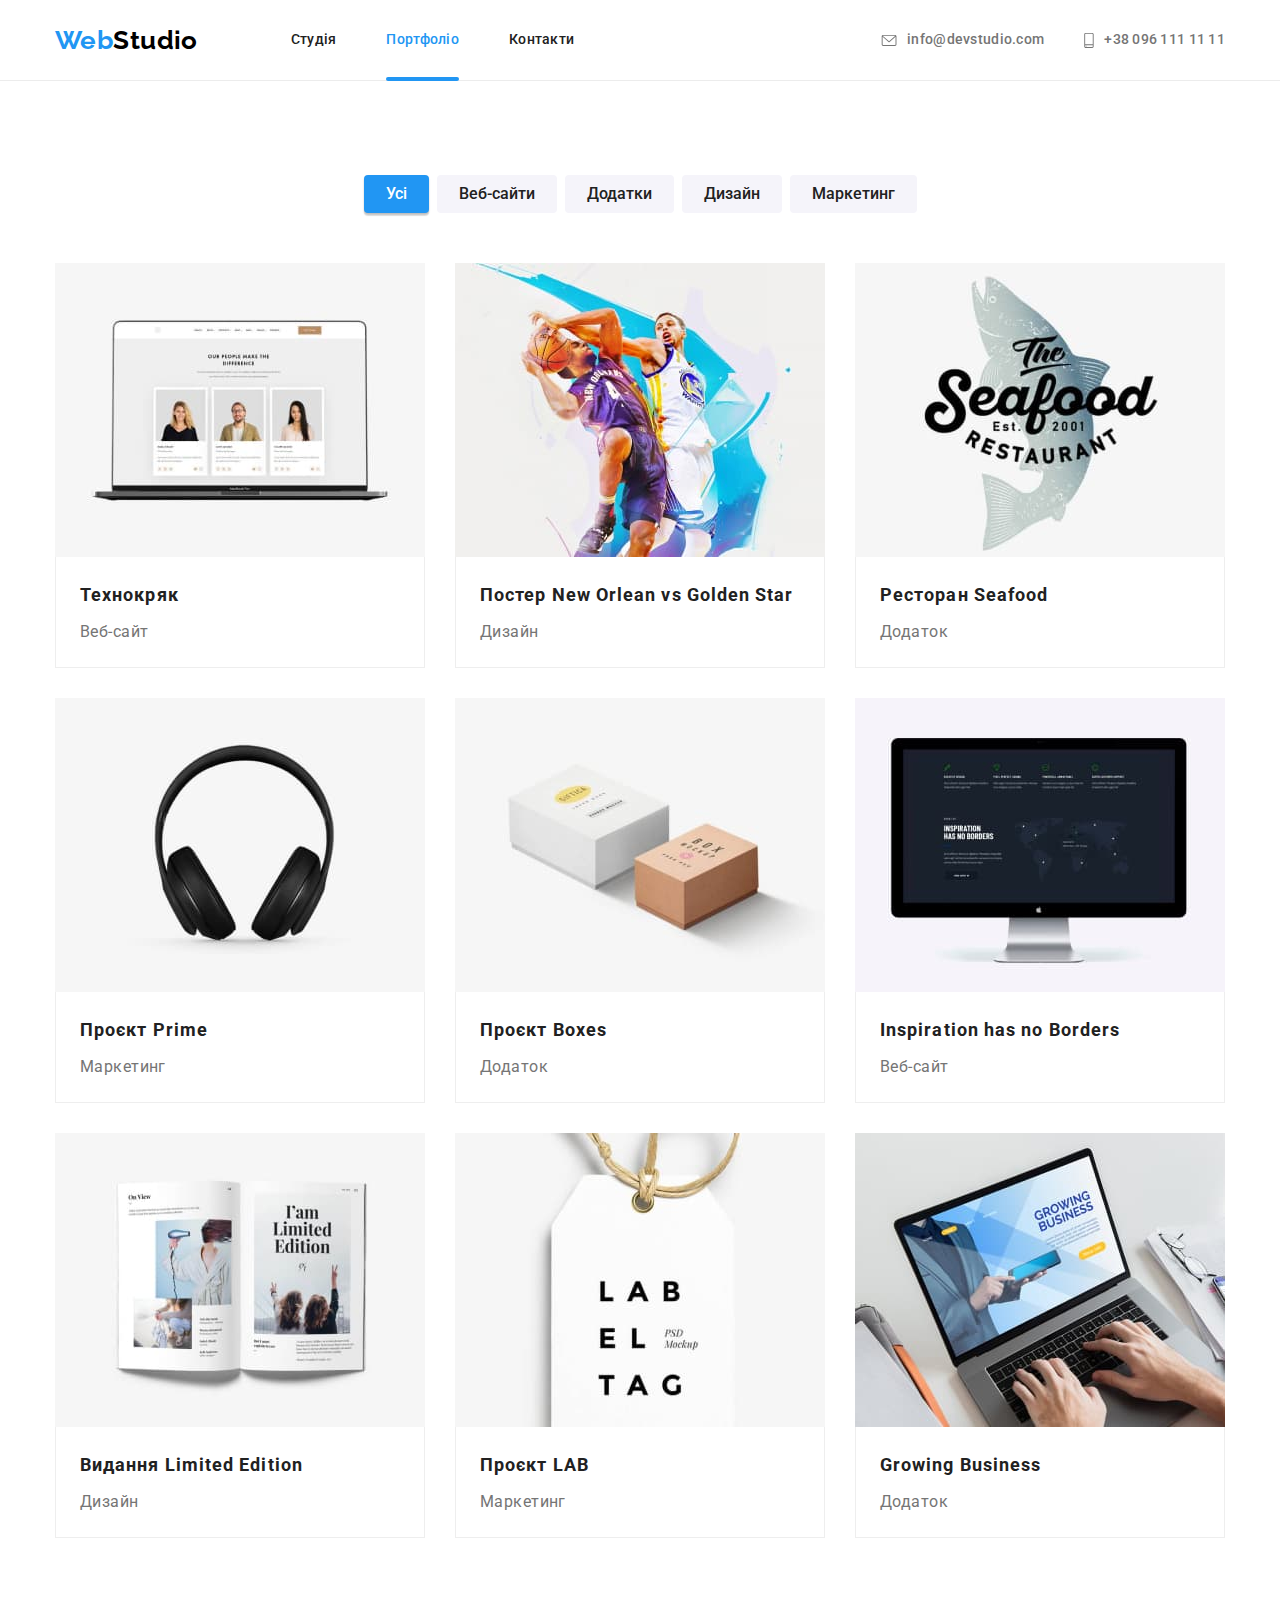
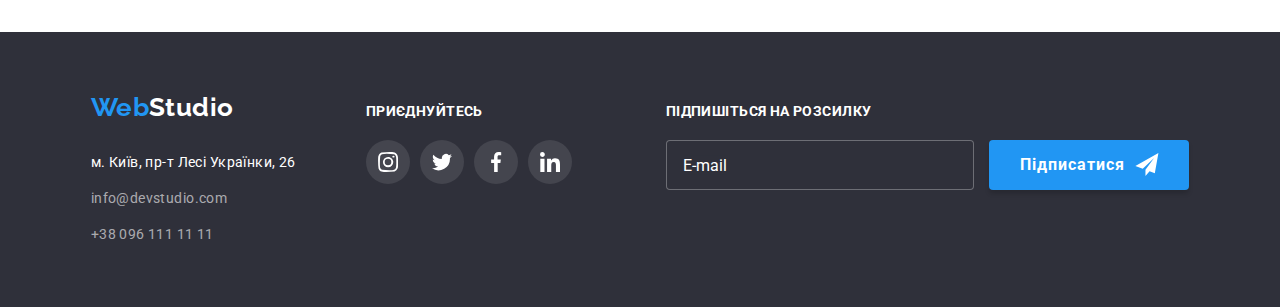
<file: portfolio.html>
<!DOCTYPE html>
<html lang="uk">
  <head>
    <meta charset="UTF-8" />
    <meta http-equiv="X-UA-Compatible" content="IE=edge" />
    <meta name="viewport" content="width=device-width, initial-scale=1.0" />
    <title>Портфоліо</title>
    <link rel="preconnect" href="https://fonts.googleapis.com" />
    <link rel="preconnect" href="https://fonts.gstatic.com" crossorigin />
    <link
      href="https://fonts.googleapis.com/css2?family=Raleway:wght@700&family=Roboto:wght@400;500;700;900&display=swap"
      rel="stylesheet"
    />
    <link rel="stylesheet" href="./css/main.min.css" />
  </head>
  <body>
    <!--header-->
    <header class="page-header">
      <div class="container page-header__main-nav">
        <nav class="site-nav">
          <a href="./index.html" class="logo"><span class="logo__web">Web</span>Studio</a>
          <ul class="site-nav__menu">
            <li class="site-nav__item site-nav__item--first">
              <a href="./index.html" class="site-nav__link">Студія</a>
            </li>
            <li class="site-nav__item site-nav__item--current">
              <a href="./portfolio.html" class="site-nav__link site-nav__link--current"
                >Портфоліо</a
              >
            </li>
            <li class="site-nav__item"><a href="#" class="site-nav__link">Контакти</a></li>
          </ul>
        </nav>
        <ul class="auth-nav">
          <li class="auth-nav__item">
            <a class="auth-nav__contact" href="mailto:info@devstudio.com">
              <svg class="auth-nav__icon__envelope">
                <use href="./images/icons.svg#icon-envelope"></use>
              </svg>
              info@devstudio.com</a
            >
          </li>
          <li class="auth-nav__item">
            <a class="auth-nav__contact" href="tel:+380961111111">
              <svg class="auth-nav__icon__phone">
                <use href="./images/icons.svg#icon-smartphone"></use>
              </svg>
              +38 096 111 11 11</a
            >
          </li>
        </ul>
      </div>
    </header>
    <!--block1-->
    <main>
      <!--Filters-->
      <section class="section">
        <div class="container">
          <ul class="portfolio-menu">
            <li>
              <button type="button" class="portfolio-menu__filter portfolio-menu__filter--active">
                Усі
              </button>
            </li>
            <li>
              <button type="button" class="portfolio-menu__filter">Веб-сайти</button>
            </li>
            <li>
              <button type="button" class="portfolio-menu__filter">Додатки</button>
            </li>
            <li>
              <button type="button" class="portfolio-menu__filter">Дизайн</button>
            </li>
            <li>
              <button type="button" class="portfolio-menu__filter">Маркетинг</button>
            </li>
          </ul>
          <h1 class="visually-hidden">Проєкти</h1>
          <ul class="project-gallery">
            <li>
              <a href="" class="project-gallery__link">
                <div class="project-gallery__container">
                  <div class="project-gallery__card">
                    <p class="project-gallery__text">
                      Ресурс пропонує комплексні пропозиції з різним рівнем функціоналу та сервісів.
                      Все це дозволить відвідувачу отримати вичерпні відомості про компанію чи
                      приватну особу.
                    </p>
                  </div>
                  <img src="./images/project1.jpg" alt="Технокряк" width="370" height="294" />
                </div>
                <div class="project-gallery__content">
                  <h2 class="project-gallery__title">Технокряк</h2>
                  <p class="project-gallery__filter">Веб-сайт</p>
                </div>
              </a>
            </li>
            <li>
              <a href="" class="project-gallery__link">
                <div class="project-gallery__container">
                  <div class="project-gallery__card">
                    <p class="project-gallery__text">
                      Ресурс пропонує комплексні пропозиції з різним рівнем функціоналу та сервісів.
                      Все це дозволить відвідувачу отримати вичерпні відомості про компанію чи
                      приватну особу.
                    </p>
                  </div>
                  <img
                    src="./images/project2.jpg"
                    alt="Постер New Orlean vs Golden Star"
                    width="370"
                    height="294"
                  />
                </div>
                <div class="project-gallery__content">
                  <h2 class="project-gallery__title">Постер New Orlean vs Golden Star</h2>
                  <p class="project-gallery__filter">Дизайн</p>
                </div>
              </a>
            </li>
            <li>
              <a href="" class="project-gallery__link">
                <div class="project-gallery__container">
                  <div class="project-gallery__card">
                    <p class="project-gallery__text">
                      Ресурс пропонує комплексні пропозиції з різним рівнем функціоналу та сервісів.
                      Все це дозволить відвідувачу отримати вичерпні відомості про компанію чи
                      приватну особу.
                    </p>
                  </div>
                  <img
                    src="./images/project3.jpg"
                    alt="Ресторан Seafood"
                    width="370"
                    height="294"
                  />
                </div>
                <div class="project-gallery__content">
                  <h2 class="project-gallery__title">Ресторан Seafood</h2>
                  <p class="project-gallery__filter">Додаток</p>
                </div>
              </a>
            </li>
            <li>
              <a href="" class="project-gallery__link">
                <div class="project-gallery__container">
                  <div class="project-gallery__card">
                    <p class="project-gallery__text">
                      Ресурс пропонує комплексні пропозиції з різним рівнем функціоналу та сервісів.
                      Все це дозволить відвідувачу отримати вичерпні відомості про компанію чи
                      приватну особу.
                    </p>
                  </div>
                  <img src="./images/project4.jpg" alt="Проєкт Prime" width="370" height="294" />
                </div>
                <div class="project-gallery__content">
                  <h2 class="project-gallery__title">Проєкт Prime</h2>
                  <p class="project-gallery__filter">Маркетинг</p>
                </div>
              </a>
            </li>
            <li>
              <a href="" class="project-gallery__link">
                <div class="project-gallery__container">
                  <div class="project-gallery__card">
                    <p class="project-gallery__text">
                      Ресурс пропонує комплексні пропозиції з різним рівнем функціоналу та сервісів.
                      Все це дозволить відвідувачу отримати вичерпні відомості про компанію чи
                      приватну особу.
                    </p>
                  </div>
                  <img src="./images/project5.jpg" alt="Проєкт Boxes" width="370" height="294" />
                </div>
                <div class="project-gallery__content">
                  <h2 class="project-gallery__title">Проєкт Boxes</h2>
                  <p class="project-gallery__filter">Додаток</p>
                </div>
              </a>
            </li>
            <li>
              <a href="" class="project-gallery__link">
                <div class="project-gallery__container">
                  <div class="project-gallery__card">
                    <p class="project-gallery__text">
                      Ресурс пропонує комплексні пропозиції з різним рівнем функціоналу та сервісів.
                      Все це дозволить відвідувачу отримати вичерпні відомості про компанію чи
                      приватну особу.
                    </p>
                  </div>
                  <img
                    src="./images/project6.jpg"
                    alt="Натхнення не має кордонів"
                    width="370"
                    height="294"
                  />
                </div>
                <div class="project-gallery__content">
                  <h2 class="project-gallery__title">Inspiration has no Borders</h2>
                  <p class="project-gallery__filter">Веб-сайт</p>
                </div>
              </a>
            </li>
            <li>
              <a href="" class="project-gallery__link">
                <div class="project-gallery__container">
                  <div class="project-gallery__card">
                    <p class="project-gallery__text">
                      Ресурс пропонує комплексні пропозиції з різним рівнем функціоналу та сервісів.
                      Все це дозволить відвідувачу отримати вичерпні відомості про компанію чи
                      приватну особу.
                    </p>
                  </div>
                  <img
                    src="./images/project7.jpg"
                    alt="Видання Limited Edition"
                    width="370"
                    height="294"
                  />
                </div>
                <div class="project-gallery__content">
                  <h2 class="project-gallery__title">Видання Limited Edition</h2>
                  <p class="project-gallery__filter">Дизайн</p>
                </div>
              </a>
            </li>
            <li>
              <a href="" class="project-gallery__link">
                <div class="project-gallery__container">
                  <div class="project-gallery__card">
                    <p class="project-gallery__text">
                      Ресурс пропонує комплексні пропозиції з різним рівнем функціоналу та сервісів.
                      Все це дозволить відвідувачу отримати вичерпні відомості про компанію чи
                      приватну особу.
                    </p>
                  </div>
                  <img src="./images/project8.jpg" alt="Проєкт LAB" width="370" height="294" />
                </div>
                <div class="project-gallery__content">
                  <h2 class="project-gallery__title">Проєкт LAB</h2>
                  <p class="project-gallery__filter">Маркетинг</p>
                </div>
              </a>
            </li>
            <li>
              <a href="" class="project-gallery__link">
                <div class="project-gallery__container">
                  <div class="project-gallery__card">
                    <p class="project-gallery__text">
                      Ресурс пропонує комплексні пропозиції з різним рівнем функціоналу та сервісів.
                      Все це дозволить відвідувачу отримати вичерпні відомості про компанію чи
                      приватну особу.
                    </p>
                  </div>
                  <img
                    src="./images/project9.jpg"
                    alt="Зростаючий бізнес"
                    width="370"
                    height="294"
                  />
                </div>
                <div class="project-gallery__content">
                  <h2 class="project-gallery__title">Growing Business</h2>
                  <p class="project-gallery__filter">Додаток</p>
                </div>
              </a>
            </li>
          </ul>
        </div>
      </section>
    </main>
    <!--Contacts-->
    <footer class="footer">
      <div class="container footer__nav">
        <div class="footer__text">
          <a href="#" class="logo footer__logo"><span class="logo__web">Web</span>Studio</a>
          <address class="address">
            <ul class="adress__ul">
              <li class="adress__item">
                <a
                  href="https://goo.gl/maps/4DEPjrR7s4Dfj8Ng8"
                  target="_blank"
                  rel="noreferrer noopener nofollow"
                  class="footer__position"
                  >м. Київ, пр-т Лесі Українки, 26</a
                >
              </li>
              <li class="adress__item">
                <a href="mailto:info@devstudio.com" class="footer__link">info@devstudio.com</a>
              </li>
              <li class="adress__item">
                <a href="tel:+380961111111" class="footer__link">+38 096 111 11 11</a>
              </li>
            </ul>
          </address>
        </div>
        <div class="footer__social">
          <h4 class="footer__join">Приєднуйтесь</h4>
          <ul class="social__list">
            <li class="social__item">
              <a href="#" class="social__links">
                <svg width="20" height="20">
                  <use href="./images/icons.svg#icon-instagram"></use>
                </svg>
              </a>
            </li>
            <li class="social__item">
              <a href="#" class="social__links">
                <svg width="20" height="20">
                  <use href="./images/icons.svg#icon-twitter"></use>
                </svg>
              </a>
            </li>
            <li class="social__item">
              <a href="#" class="social__links">
                <svg width="20" height="20">
                  <use href="./images/icons.svg#icon-facebook"></use>
                </svg>
              </a>
            </li>
            <li class="social__item">
              <a href="#" class="social__links">
                <svg width="20" height="20">
                  <use href="./images/icons.svg#icon-linkedin"></use>
                </svg>
              </a>
            </li>
          </ul>
        </div>
        <div class="footer-form">
          <h4 class="footer-form__title">Підпишіться на розсилку</h4>
          <form class="footer-form__position" autocomplete="off">
            <input class="footer-form__input" id="email" type="email" placeholder="E-mail" />
            <button class="footer-form__submit" type="submit">
              Підписатися
              <svg class="footer-form__icon" width="24" height="24">
                <use href="./images/icons.svg#icon-send"></use>
              </svg>
            </button>
          </form>
        </div>
      </div>
    </footer>
  </body>
</html>
</file>
<file: css/main.min.css>
/*! modern-normalize v1.1.0 | MIT License | https://github.com/sindresorhus/modern-normalize */*,::before,::after{-webkit-box-sizing:border-box;box-sizing:border-box}html{line-height:1.15;-webkit-text-size-adjust:100%;-moz-tab-size:4;-o-tab-size:4;tab-size:4}body{margin:0;font-family:system-ui,"Segoe UI",Roboto,Helvetica,Arial,sans-serif,"Apple Color Emoji","Segoe UI Emoji"}hr{height:0;color:inherit}abbr[title]{-webkit-text-decoration:underline dotted;text-decoration:underline dotted}b,strong{font-weight:bolder}code,kbd,samp,pre{font-family:ui-monospace,SFMono-Regular,Consolas,"Liberation Mono",Menlo,monospace;font-size:1em}small{font-size:80%}sub,sup{font-size:75%;line-height:0;position:relative;vertical-align:baseline}sub{bottom:-0.25em}sup{top:-0.5em}table{text-indent:0;border-color:inherit}button,input,optgroup,select,textarea{font-family:inherit;font-size:100%;line-height:1.15;margin:0}button,select{text-transform:none}button,[type=button],[type=reset],[type=submit]{-webkit-appearance:button}::-moz-focus-inner{border-style:none;padding:0}:-moz-focusring{outline:1px dotted ButtonText}:-moz-ui-invalid{box-shadow:none}legend{padding:0}progress{vertical-align:baseline}::-webkit-inner-spin-button,::-webkit-outer-spin-button{height:auto}[type=search]{-webkit-appearance:textfield;outline-offset:-2px}::-webkit-search-decoration{-webkit-appearance:none}::-webkit-file-upload-button{-webkit-appearance:button;font:inherit}summary{display:list-item}html{-webkit-box-sizing:border-box;box-sizing:border-box}*,*::before,*::after{-webkit-box-sizing:inherit;box-sizing:inherit}body{margin:0 auto;background-color:#fff;color:#757575;font-family:Roboto,sans-serif;font-size:14px;letter-spacing:.03em}h1,h2,h3,h4,p,ul{margin:0;padding:0}li{padding:0;margin:0;list-style:none}img{display:block;max-width:100%;height:auto}.visually-hidden{position:absolute;width:1px;height:1px;margin:-1px;border:0;padding:0;white-space:nowrap;-webkit-clip-path:inset(100%);clip-path:inset(100%);clip:rect(0 0 0 0);overflow:hidden}.container{margin:0 auto;padding:0 15px}@media screen and (min-width: 480px){.container{max-width:480px}}@media screen and (min-width: 768px){.container{max-width:768px}}@media screen and (min-width: 1200px){.container{max-width:1200px;-webkit-box-align:center;-ms-flex-align:center;align-items:center;-webkit-box-pack:center;-ms-flex-pack:center;justify-content:center}}.page-header{border-bottom:1px solid #ececec}.page-header__main-nav{display:-webkit-box;display:-ms-flexbox;display:flex;-webkit-box-align:center;-ms-flex-align:center;align-items:center;-webkit-box-pack:justify;-ms-flex-pack:justify;justify-content:space-between}.site-nav{display:-webkit-box;display:-ms-flexbox;display:flex;-webkit-box-align:center;-ms-flex-align:center;align-items:center}.site-nav__menu{display:-webkit-box;display:-ms-flexbox;display:flex;margin-left:88px}@media(min-width: 1200px){.site-nav__menu{margin-left:93px}}@media(max-width: 768px){.site-nav__menu{display:none}}.site-nav__item--current{position:relative}.site-nav__item:not(:first-child){margin-left:50px}.site-nav__link{display:block;padding-top:32px;padding-bottom:32px;color:#212121;font-weight:500;line-height:1.14;letter-spacing:.02em;text-decoration:none;-webkit-transition:color 250ms cubic-bezier(0.4, 0, 0.2, 1);transition:color 250ms cubic-bezier(0.4, 0, 0.2, 1)}.site-nav__link:hover,.site-nav__link:focus{color:#2196f3;text-decoration:none}.site-nav__link--current{color:#2196f3;text-decoration:none}.site-nav__link--current::after{content:"";position:absolute;width:100%;height:4px;background-color:#2196f3;border-radius:2px;left:0;bottom:-1px}.auth-nav{display:-webkit-box;display:-ms-flexbox;display:flex}@media(max-width: 768px){.auth-nav{display:none}}@media(min-width: 768px){.auth-nav{-webkit-box-orient:vertical;-webkit-box-direction:normal;-ms-flex-direction:column;flex-direction:column;gap:10px}}@media(min-width: 1200px){.auth-nav{-webkit-box-orient:horizontal;-webkit-box-direction:normal;-ms-flex-direction:row;flex-direction:row}}@media(min-width: 1200px){.auth-nav__item:not(:first-child){margin-left:30px}}.auth-nav__contact{display:-webkit-box;display:-ms-flexbox;display:flex;-webkit-box-align:center;-ms-flex-align:center;align-items:center;color:#757575;font-weight:500;line-height:1.14;letter-spacing:.02em;text-decoration:none;-webkit-transition:color 250ms cubic-bezier(0.4, 0, 0.2, 1);transition:color 250ms cubic-bezier(0.4, 0, 0.2, 1)}@media(min-width: 1200px){.auth-nav__contact{padding-top:32px;padding-bottom:32px}}.auth-nav__contact:hover,.auth-nav__contact:focus{color:#2196f3}.auth-nav__icon__envelope{margin-right:10px;fill:currentColor;width:14px;height:10px}@media(min-width: 1200px){.auth-nav__icon__envelope{width:16px;height:12px}}.auth-nav__icon__phone{margin-right:10px;fill:currentColor;width:10px;height:14px}@media(min-width: 1200px){.auth-nav__icon__phone{width:10px;height:16px}}.logo{font-family:Raleway,sans-serif;font-weight:700;font-size:26px;line-height:1.19;text-decoration:none;color:#000}.logo__web{color:#2196f3}.hero{text-align:center}.title-one{margin-bottom:30px;margin-right:auto;margin-left:auto;max-width:240px;color:#fff;font-weight:900;font-size:20px;line-height:1.61;text-align:center;letter-spacing:.06em;text-transform:uppercase}@media(min-width: 479px){.title-one{font-size:26px;line-height:1.36;max-width:360px}}@media(min-width: 1200px){.title-one{font-size:44px;line-height:1.36;max-width:696px}}.button-active{min-width:200px;padding:10px 24px;letter-spacing:.06em;-webkit-box-shadow:0px 4px 4px rgba(0,0,0,.15);box-shadow:0px 4px 4px rgba(0,0,0,.15);border-radius:4px;color:#fff;background-color:#2196f3;font-weight:500;font-size:16px;line-height:1.88;text-align:center;cursor:pointer;font-family:Roboto,sans-serif;-webkit-transition:background-color 250ms cubic-bezier(0.4, 0, 0.2, 1);transition:background-color 250ms cubic-bezier(0.4, 0, 0.2, 1)}.button-active:hover,.button-active:focus{background-color:#188ce8}.overlay{position:relative;max-width:1600px;width:100%;margin-left:auto;margin-right:auto;background-repeat:no-repeat;background-position:center;background-size:cover;background-color:#c4c4c4;padding:118px 0;background-image:-webkit-gradient(linear, left top, right top, from(rgba(47, 48, 58, 0.4)), to(rgba(47, 48, 58, 0.4))),url(../images/overlay-mobile@1x.jpg);background-image:linear-gradient(to right, rgba(47, 48, 58, 0.4), rgba(47, 48, 58, 0.4)),url(../images/overlay-mobile@1x.jpg)}@media(min-device-pixel-ratio: 2),(-webkit-min-device-pixel-ratio: 2),(min-resolution: 192dpi),(min-resolution: 2dppx){.overlay{background-image:-webkit-gradient(linear, left top, right top, from(rgba(47, 48, 58, 0.4)), to(rgba(47, 48, 58, 0.4))),url(../images/overlay-mobile@2x.jpg);background-image:linear-gradient(to right, rgba(47, 48, 58, 0.4), rgba(47, 48, 58, 0.4)),url(../images/overlay-mobile@2x.jpg)}}@media(min-width: 480px){.overlay{background-image:-webkit-gradient(linear, left top, right top, from(rgba(47, 48, 58, 0.4)), to(rgba(47, 48, 58, 0.4))),url(../images/overlay-tablet@1x.jpg);background-image:linear-gradient(to right, rgba(47, 48, 58, 0.4), rgba(47, 48, 58, 0.4)),url(../images/overlay-tablet@1x.jpg)}}@media(min-width: 480px)and (min-device-pixel-ratio: 2),(min-width: 480px)and (-webkit-min-device-pixel-ratio: 2),(min-width: 480px)and (min-resolution: 192dpi),(min-width: 480px)and (min-resolution: 2dppx){.overlay{background-image:-webkit-gradient(linear, left top, right top, from(rgba(47, 48, 58, 0.4)), to(rgba(47, 48, 58, 0.4))),url(../images/overlay-tablet@2x.jpg);background-image:linear-gradient(to right, rgba(47, 48, 58, 0.4), rgba(47, 48, 58, 0.4)),url(../images/overlay-tablet@2x.jpg)}}@media(min-width: 780px){.overlay{background-image:-webkit-gradient(linear, left top, right top, from(rgba(47, 48, 58, 0.4)), to(rgba(47, 48, 58, 0.4))),url(../images/overlay-desktop@1x.jpg);background-image:linear-gradient(to right, rgba(47, 48, 58, 0.4), rgba(47, 48, 58, 0.4)),url(../images/overlay-desktop@1x.jpg)}}@media(min-width: 780px)and (min-device-pixel-ratio: 2),(min-width: 780px)and (-webkit-min-device-pixel-ratio: 2),(min-width: 780px)and (min-resolution: 192dpi),(min-width: 780px)and (min-resolution: 2dppx){.overlay{background-image:-webkit-gradient(linear, left top, right top, from(rgba(47, 48, 58, 0.4)), to(rgba(47, 48, 58, 0.4))),url(../images/overlay-desktop@2x.jpg);background-image:linear-gradient(to right, rgba(47, 48, 58, 0.4), rgba(47, 48, 58, 0.4)),url(../images/overlay-desktop@2x.jpg)}}@media(min-width: 1200px){.overlay{padding:200px 0}}.backdrop.is-hidden{visibility:hidden;opacity:0;pointer-events:none}.backdrop{position:fixed;top:0;left:0;max-width:100vw;width:100%;height:100vh;background-color:rgba(0,0,0,.2);opacity:1;visibility:visible;-webkit-transition:opacity 250ms cubic-bezier(0.4, 0, 0.2, 1),visibility 250ms cubic-bezier(0.4, 0, 0.2, 1);transition:opacity 250ms cubic-bezier(0.4, 0, 0.2, 1),visibility 250ms cubic-bezier(0.4, 0, 0.2, 1);z-index:10}.modal{position:absolute;top:50%;left:50%;-webkit-transform:translate(-50%, -50%);transform:translate(-50%, -50%);padding:20px;width:100%;-webkit-box-shadow:0px 1px 3px rgba(0,0,0,.12),0px 1px 1px rgba(0,0,0,.14),0px 2px 1px rgba(0,0,0,.2);box-shadow:0px 1px 3px rgba(0,0,0,.12),0px 1px 1px rgba(0,0,0,.14),0px 2px 1px rgba(0,0,0,.2);border-radius:4px;background-color:#fff}@media(min-width: 480px){.modal{padding:40px;height:609px;width:450px}}@media(min-width: 1200px){.modal{height:581px;width:528px}}.data-modal-close{display:-webkit-box;display:-ms-flexbox;display:flex;-webkit-box-align:center;-ms-flex-align:center;align-items:center;-webkit-box-pack:center;-ms-flex-pack:center;justify-content:center;max-width:30px;max-height:30px;position:absolute;top:8px;right:8px;padding:5px;border-radius:50%;border:1px solid rgba(0,0,0,.1);color:#000;background-color:#fff;-webkit-transition:color 250ms cubic-bezier(0.4, 0, 0.2, 1);transition:color 250ms cubic-bezier(0.4, 0, 0.2, 1)}.data-modal-close:hover,.data-modal-close:focus{color:#2196f3}.data-modal-close__icon{fill:currentColor}.contact-form{position:relative;margin-top:12px}.title-form{font-style:normal;font-weight:700;font-size:20px;line-height:1.17;text-align:center;color:#212121}@media(max-width: 480px){.title-form{font-size:18px}}@media(max-width: 1200px){.title-form{line-height:1.5}}.form-field__label{display:block;text-align:left;margin-bottom:4px;color:#757575;font-style:normal;font-weight:400;font-size:12px;line-height:1.16;letter-spacing:.01em}.form-field__label:not(:first-child){margin-top:10px}.form-field{position:relative}.form-field__input{width:100%;height:40px;padding:0 15px 0 42px;border:1px solid rgba(33,33,33,.2);border-radius:4px;outline:none}.form-field__input:focus{border-color:#2196f3}.form-field__input:focus+.form-field__icon{fill:#2196f3}.form-field__icon{position:absolute;top:50%;left:12px;fill:#212121;-webkit-transform:translateY(-50%);transform:translateY(-50%)}.form-field__textarea{display:block;width:100%;height:120px;margin-bottom:20px;padding:12px 16px;border:1px solid rgba(33,33,33,.2);border-radius:4px;outline:none;resize:none}@media(max-width: 480px){.form-field__textarea{height:100px}}.form-field__textarea::-webkit-input-placeholder{font-size:12px;line-height:1.16;letter-spacing:.01em}.form-field__textarea::-moz-placeholder{font-size:12px;line-height:1.16;letter-spacing:.01em}.form-field__textarea:-ms-input-placeholder{font-size:12px;line-height:1.16;letter-spacing:.01em}.form-field__textarea::-ms-input-placeholder{font-size:12px;line-height:1.16;letter-spacing:.01em}.form-field__textarea::placeholder{font-size:12px;line-height:1.16;letter-spacing:.01em}.form-field__checkbox{position:relative;display:-webkit-box;display:-ms-flexbox;display:flex;-webkit-box-pack:center;-ms-flex-pack:center;justify-content:center;margin-bottom:30px}@media(max-width: 480px){.form-field__checkbox{margin-bottom:20px}}.checkbox__label{display:-webkit-box;display:-ms-flexbox;display:flex;-webkit-box-align:center;-ms-flex-align:center;align-items:center;gap:8px;-ms-flex-wrap:wrap;flex-wrap:wrap;-webkit-box-pack:center;-ms-flex-pack:center;justify-content:center}@media(min-width: 480px){.checkbox__label{-ms-flex-wrap:nowrap;flex-wrap:nowrap}}.checkbox__input{position:absolute;width:1px;height:1px;clip:rect(0 0 0 0);overflow:hidden}.checkbox__input:checked+.checkbox__icon{background-color:#2196f3;border:rgba(0,0,0,0);fill:currentColor}.checkbox__icon{max-width:16px;height:15px;border:2px solid #212121;border-radius:2px;-webkit-transition:color 250ms cubic-bezier(0.4, 0, 0.2, 1);transition:color 250ms cubic-bezier(0.4, 0, 0.2, 1)}.checkbox__icon:hover,.checkbox__icon:focus{color:#2196f3}.checkbox__text{font-style:normal;font-weight:400;line-height:1.71;color:#757575}@media(max-width: 1200px){.checkbox__text{font-size:12px;line-height:1.17}}.checkbox__link{font-style:normal;font-weight:400;line-height:1.71;color:#2196f3}@media(max-width: 1200px){.checkbox__link{font-size:12px;line-height:1.17}}.form-submit-button{height:50px;max-width:200px;width:100%;padding:0;margin:0 auto;color:#fff;background:#2196f3;-webkit-box-shadow:0px 4px 4px rgba(0,0,0,.15);box-shadow:0px 4px 4px rgba(0,0,0,.15);border-radius:4px;font-style:normal;font-weight:700;font-size:16px;line-height:1.88;letter-spacing:.06em;cursor:pointer}.section{padding-top:60px;padding-bottom:60px}@media screen and (min-width: 1200px){.section{padding-top:94px;padding-bottom:94px}}.benefits__list{display:block}@media(min-width: 768px){.benefits__list{display:-webkit-box;display:-ms-flexbox;display:flex;gap:30px;-ms-flex-wrap:wrap;flex-wrap:wrap;-ms-flex-line-pack:center;align-content:center;-webkit-box-pack:justify;-ms-flex-pack:justify;justify-content:space-between}}@media(min-width: 1200px){.benefits__list{gap:30px;-ms-flex-wrap:nowrap;flex-wrap:nowrap}}.title-invisible{color:rgba(0,0,0,0)}@media(max-width: 779px){.benefits__item{width:100%;margin-bottom:30px}}@media(min-width: 768px){.benefits__item{-ms-flex-preferred-size:calc((100% - 30px)/2);flex-basis:calc((100% - 30px)/2)}}@media(min-width: 1200px){.benefits__item{-ms-flex-preferred-size:calc((100% - 60px)/3);flex-basis:calc((100% - 60px)/3)}}@media(max-width: 779px){.benefits__item:last-child{margin-bottom:0}}.benefits__title{margin-bottom:10px;color:#212121;font-weight:700;font-size:14px;line-height:1.14}@media(max-width: 767px){.benefits__title{text-align:center}}.benefits__text{color:#757575;font-size:14px;line-height:1.71}.benefits__icon{display:-webkit-box;display:-ms-flexbox;display:flex;-webkit-box-align:center;-ms-flex-align:center;align-items:center;-webkit-box-pack:center;-ms-flex-pack:center;justify-content:center;padding:0;width:100%;height:120px;background-color:#f5f4fa;border-radius:4px;margin-bottom:30px}.title-work__top{padding-top:0;display:none}@media screen and (min-width: 1200px){.title-work__top{display:block}}.title-work__position{background-color:#f5f5f5;display:-webkit-box;display:-ms-flexbox;display:flex;gap:30px}.title-work{text-align:center;margin-bottom:50px;text-align:center;color:#212121;font-weight:700;font-size:36px;line-height:1.17x}.title-work__img{position:relative}.title-work__bgr{display:-webkit-box;display:-ms-flexbox;display:flex;-webkit-box-pack:center;-ms-flex-pack:center;justify-content:center;-webkit-box-align:center;-ms-flex-align:center;align-items:center;position:absolute;bottom:0;left:0;right:0;width:370px;height:70px;background-color:rgba(47,48,58,.8)}.title-work__text{font-family:Roboto,sans-serif;font-style:normal;font-weight:700;font-size:14px;line-height:16px;letter-spacing:.03em;text-transform:uppercase;color:#fff}.command__bgr{background:#f5f4fa}.command{text-align:center;margin-bottom:30px;color:#212121;font-weight:700;font-size:28px;line-height:1.17}@media(min-width: 1200px){.command{font-size:36px;margin-bottom:50px}}.command__position{padding:0;list-style:none}@media(min-width: 320px){.command__position{display:-webkit-box;display:-ms-flexbox;display:flex;-ms-flex-wrap:wrap;flex-wrap:wrap;gap:30px}}.command__li{background-color:#fff;-webkit-box-shadow:0px 1px 3px rgba(0,0,0,.12),0px 1px 1px rgba(0,0,0,.14),0px 2px 1px rgba(0,0,0,.2);box-shadow:0px 1px 3px rgba(0,0,0,.12),0px 1px 1px rgba(0,0,0,.14),0px 2px 1px rgba(0,0,0,.2);border-radius:0px 0px 4px 4px}@media(max-width: 479px){.command__li .command__li:not(:last-child){margin-bottom:30px}}.command__title{color:#212121;font-weight:500;font-size:16px;line-height:1.19;margin-bottom:10px;text-align:center}.command__filter{margin-bottom:10px;color:#757575;font-size:16px;line-height:1.19;text-align:center}.command__text{padding-top:30px;padding-bottom:30px}.command__list{display:-webkit-box;display:-ms-flexbox;display:flex;-webkit-box-align:center;-ms-flex-align:center;align-items:center;-webkit-box-pack:center;-ms-flex-pack:center;justify-content:center;gap:10px}.command__item{max-width:44px;width:100%;height:44px}.command__link{display:-webkit-box;display:-ms-flexbox;display:flex;-webkit-box-align:center;-ms-flex-align:center;align-items:center;-webkit-box-pack:center;-ms-flex-pack:center;justify-content:center;padding:0;border:none;background-color:#fff;fill:#afb1b8;border-radius:50%;max-width:44px;width:100%;height:44px;-webkit-transition:background-color 250ms cubic-bezier(0.4, 0, 0.2, 1),fill 250ms cubic-bezier(0.4, 0, 0.2, 1);transition:background-color 250ms cubic-bezier(0.4, 0, 0.2, 1),fill 250ms cubic-bezier(0.4, 0, 0.2, 1)}.command__link:hover,.command__link:focus{fill:#fff;background-color:#2196f3}.portfolio-menu{margin-bottom:50px;display:-webkit-box;display:-ms-flexbox;display:flex;-webkit-box-align:center;-ms-flex-align:center;align-items:center;-webkit-box-pack:center;-ms-flex-pack:center;justify-content:center;gap:8px}.portfolio-menu__filter{padding:6px 22px;border-radius:4px;text-align:center;color:#212121;background-color:#f5f4fa;font-weight:500;font-size:16px;line-height:1.62;cursor:pointer;font-family:inherit;-webkit-transition:background-color 250ms cubic-bezier(0.4, 0, 0.2, 1),color 250ms cubic-bezier(0.4, 0, 0.2, 1),-webkit-box-shadow 250ms cubic-bezier(0.4, 0, 0.2, 1);transition:background-color 250ms cubic-bezier(0.4, 0, 0.2, 1),color 250ms cubic-bezier(0.4, 0, 0.2, 1),-webkit-box-shadow 250ms cubic-bezier(0.4, 0, 0.2, 1);transition:box-shadow 250ms cubic-bezier(0.4, 0, 0.2, 1),background-color 250ms cubic-bezier(0.4, 0, 0.2, 1),color 250ms cubic-bezier(0.4, 0, 0.2, 1);transition:box-shadow 250ms cubic-bezier(0.4, 0, 0.2, 1),background-color 250ms cubic-bezier(0.4, 0, 0.2, 1),color 250ms cubic-bezier(0.4, 0, 0.2, 1),-webkit-box-shadow 250ms cubic-bezier(0.4, 0, 0.2, 1)}.portfolio-menu__filter--active{text-align:center;padding:6px 22px;-webkit-box-shadow:0px 3px 1px rgba(0,0,0,.1),0px 1px 2px rgba(0,0,0,.08),0px 2px 2px rgba(0,0,0,.12);box-shadow:0px 3px 1px rgba(0,0,0,.1),0px 1px 2px rgba(0,0,0,.08),0px 2px 2px rgba(0,0,0,.12);border-radius:4px;color:#fff;background-color:#2196f3;font-weight:500;font-size:16px;line-height:1.62;cursor:pointer}.portfolio-menu__filter:hover,.portfolio-menu__filter:focus{background-color:#2196f3;color:#fff;-webkit-box-shadow:0px 3px 1px rgba(0,0,0,.1),0px 1px 2px rgba(0,0,0,.08),0px 2px 2px rgba(0,0,0,.12);box-shadow:0px 3px 1px rgba(0,0,0,.1),0px 1px 2px rgba(0,0,0,.08),0px 2px 2px rgba(0,0,0,.12)}.project-gallery__title{color:#212121;font-weight:700;font-size:18px;line-height:2;letter-spacing:.06em;text-decoration:none}.project-gallery__filter{margin-top:4px;color:#757575;font-size:16px;line-height:1.88;text-decoration:none}.project-gallery{display:-webkit-box;display:-ms-flexbox;display:flex;gap:30px;-ms-flex-wrap:wrap;flex-wrap:wrap;-ms-flex-preferred-size:calc(100% - 20px);flex-basis:calc(100% - 20px)}.project-gallery__link{display:block;text-decoration:none;-webkit-transition:-webkit-box-shadow 250ms cubic-bezier(0.4, 0, 0.2, 1);transition:-webkit-box-shadow 250ms cubic-bezier(0.4, 0, 0.2, 1);transition:box-shadow 250ms cubic-bezier(0.4, 0, 0.2, 1);transition:box-shadow 250ms cubic-bezier(0.4, 0, 0.2, 1), -webkit-box-shadow 250ms cubic-bezier(0.4, 0, 0.2, 1)}.project-gallery__link:hover .project-gallery__card,.project-gallery__link:focus .project-gallery__card{-webkit-transform:translateY(0%);transform:translateY(0%);opacity:1;visibility:visible}.project-gallery__link:hover,.project-gallery__link:focus{-webkit-box-shadow:0px 1px 1px rgba(0,0,0,.12),0px 4px 4px rgba(0,0,0,.06),1px 4px 6px rgba(0,0,0,.16);box-shadow:0px 1px 1px rgba(0,0,0,.12),0px 4px 4px rgba(0,0,0,.06),1px 4px 6px rgba(0,0,0,.16)}.project-gallery__container{position:relative;overflow:hidden}.project-gallery__card{position:absolute;width:100%;bottom:0;left:0;background:rgba(33,150,243,.9);padding:63px 24px;opacity:0;visibility:hidden;pointer-events:none;-webkit-transform:translateY(100%);transform:translateY(100%);-webkit-transition:opacity 250ms cubic-bezier(0.4, 0, 0.2, 1),visibility 250ms cubic-bezier(0.4, 0, 0.2, 1),-webkit-transform 250ms cubic-bezier(0.4, 0, 0.2, 1);transition:opacity 250ms cubic-bezier(0.4, 0, 0.2, 1),visibility 250ms cubic-bezier(0.4, 0, 0.2, 1),-webkit-transform 250ms cubic-bezier(0.4, 0, 0.2, 1);transition:transform 250ms cubic-bezier(0.4, 0, 0.2, 1),opacity 250ms cubic-bezier(0.4, 0, 0.2, 1),visibility 250ms cubic-bezier(0.4, 0, 0.2, 1);transition:transform 250ms cubic-bezier(0.4, 0, 0.2, 1),opacity 250ms cubic-bezier(0.4, 0, 0.2, 1),visibility 250ms cubic-bezier(0.4, 0, 0.2, 1),-webkit-transform 250ms cubic-bezier(0.4, 0, 0.2, 1)}.project-gallery__text{font-family:Roboto,sans-serif;font-style:normal;font-weight:400;font-size:18px;line-height:1.56;letter-spacing:.03em;width:322px;height:168px;color:#fff}.project-gallery__content{padding:20px 24px;border-left:1px solid #eee;border-right:1px solid #eee;border-bottom:1px solid #eee}.client__list{display:-webkit-box;display:-ms-flexbox;display:flex;-ms-flex-wrap:wrap;flex-wrap:wrap;-ms-flex-line-pack:center;align-content:center;-webkit-box-pack:justify;-ms-flex-pack:justify;justify-content:space-between;gap:30px}@media(min-width: 1200px){.client__list{gap:30px;-ms-flex-wrap:nowrap;flex-wrap:nowrap}}.client__item{height:92px;max-width:100%;-webkit-box-align:center;-ms-flex-align:center;align-items:center;-ms-flex-preferred-size:calc((100% - 30px)/2);flex-basis:calc((100% - 30px)/2)}@media(min-width: 768px){.client__item{-ms-flex-preferred-size:calc((100% - 60px)/3);flex-basis:calc((100% - 60px)/3)}}@media(min-width: 1200px){.client__item{width:170px}}.client__link{display:-webkit-box;display:-ms-flexbox;display:flex;-webkit-box-align:center;-ms-flex-align:center;align-items:center;-webkit-box-pack:center;-ms-flex-pack:center;justify-content:center;padding:0;width:100%;height:92px;border:1px solid #afb1b8;border-radius:4px;color:#afb1b8;background-color:#fff;-webkit-transition:color 250ms cubic-bezier(0.4, 0, 0.2, 1),border 250ms cubic-bezier(0.4, 0, 0.2, 1);transition:color 250ms cubic-bezier(0.4, 0, 0.2, 1),border 250ms cubic-bezier(0.4, 0, 0.2, 1)}.client__link:hover,.client__link:focus{color:#2196f3;border:1px solid #2196f3;-webkit-animation-name:changelink;animation-name:changelink;-webkit-animation-timing-function:cubic-bezier(0.4, 0, 0.2, 1);animation-timing-function:cubic-bezier(0.4, 0, 0.2, 1);-webkit-animation-duration:300ms;animation-duration:300ms}@-webkit-keyframes changelink{0%{scale:1}50%{scale:1.5}100%{scale:1}}@keyframes changelink{0%{scale:1}50%{scale:1.5}100%{scale:1}}.client__icon{max-width:106px;width:100%;height:60px;fill:currentColor}.client{display:-webkit-box;display:-ms-flexbox;display:flex;gap:30px;-webkit-box-pack:center;-ms-flex-pack:center;justify-content:center}.footer{padding-top:60px;padding-bottom:60px;background-color:#2f303a}@media screen and (min-width: 1200px){.footer{display:-webkit-box;display:-ms-flexbox;display:flex;-webkit-box-align:baseline;-ms-flex-align:baseline;align-items:baseline}}.footer__logo{color:#fff}.footer__position,.footer__link{display:inline-block;font-size:14px;line-height:1.71;text-decoration:none;-webkit-transition:color 250ms cubic-bezier(0.4, 0, 0.2, 1);transition:color 250ms cubic-bezier(0.4, 0, 0.2, 1)}.address{margin-top:28px;font-style:normal}.address__ul{margin-bottom:60px}.adress__item:not(:last-child){margin-bottom:12px}.footer__position{color:#fff}.footer__link{color:rgba(255,255,255,.6)}.footer__link:last-child{margin-bottom:0}.footer__position:hover,.footer__position:focus,.footer__link:hover,.footer__link:focus{color:#2196f3}button{cursor:pointer;border:none;border-radius:4px}.link{text-decoration:none}.footer__nav{text-align:center}@media(min-width: 768px){.footer__nav{display:-webkit-box;display:-ms-flexbox;display:flex;-ms-flex-wrap:wrap;flex-wrap:wrap;-ms-flex-pack:distribute;justify-content:space-around;-webkit-box-align:baseline;-ms-flex-align:baseline;align-items:baseline}}@media(min-width: 1200px){.footer__nav{-webkit-box-pack:justify;-ms-flex-pack:justify;justify-content:space-between;text-align:start;display:-webkit-box;display:-ms-flexbox;display:flex;-webkit-box-align:baseline;-ms-flex-align:baseline;align-items:baseline;-ms-flex-wrap:nowrap;flex-wrap:nowrap}}@media screen and (min-width: 320px)and (max-width: 1199px){.footer__social{margin-bottom:60px}}@media screen and (min-width: 1200px){.footer__social{text-align:left;margin-right:94px}}.social__list{display:-webkit-box;display:-ms-flexbox;display:flex;-webkit-box-align:center;-ms-flex-align:center;align-items:center;-webkit-box-pack:center;-ms-flex-pack:center;justify-content:center;gap:10px}.social__item{max-width:44px;width:100%;height:44px}.social__links{display:-webkit-box;display:-ms-flexbox;display:flex;-webkit-box-align:center;-ms-flex-align:center;align-items:center;-webkit-box-pack:center;-ms-flex-pack:center;justify-content:center;padding:0;border:none;background-color:rgba(255,255,255,.1);border-radius:50%;fill:#fff;width:44px;height:44px;-webkit-transition:background-color 250ms cubic-bezier(0.4, 0, 0.2, 1),fill 250ms cubic-bezier(0.4, 0, 0.2, 1);transition:background-color 250ms cubic-bezier(0.4, 0, 0.2, 1),fill 250ms cubic-bezier(0.4, 0, 0.2, 1)}.social__links:hover,.social__links:focus{fill:#fff;background-color:#2196f3}.footer__join{margin:0 0 20px 0;font-weight:700;font-size:14px;line-height:1.14;text-transform:uppercase;color:#fff}.footer-form__position{display:block}@media(min-width: 1200px){.footer-form__position{display:-webkit-box;display:-ms-flexbox;display:flex;-webkit-box-orient:horizontal;-webkit-box-direction:normal;-ms-flex-direction:row;flex-direction:row;-webkit-box-align:center;-ms-flex-align:center;align-items:center}}.footer-form__title{margin:0 0 20px;font-style:normal;font-weight:700;line-height:1.14;text-transform:uppercase;color:#fff}.footer-form__input{height:50px;width:100%;padding-left:16px;border:1px solid rgba(255,255,255,.3);border-radius:4px;outline:none;background-color:#2f303a;color:#fff;font-family:"Roboto";font-style:normal;font-weight:400;font-size:16px;line-height:1.25;margin-bottom:20px}@media screen and (min-width: 768px){.footer-form__input{width:450px}}@media screen and (min-width: 1200px){.footer-form__input{width:358px;margin-right:15px;margin-bottom:0}}.footer-form__input::-webkit-input-placeholder{position:absolute;top:50%;left:16px;-webkit-transform:translateY(-50%);transform:translateY(-50%);background-color:inherit;color:currentColor;font-family:"Roboto";font-style:normal;font-weight:400;font-size:16px;line-height:1.25}.footer-form__input::-moz-placeholder{position:absolute;top:50%;left:16px;transform:translateY(-50%);background-color:inherit;color:currentColor;font-family:"Roboto";font-style:normal;font-weight:400;font-size:16px;line-height:1.25}.footer-form__input:-ms-input-placeholder{position:absolute;top:50%;left:16px;transform:translateY(-50%);background-color:inherit;color:currentColor;font-family:"Roboto";font-style:normal;font-weight:400;font-size:16px;line-height:1.25}.footer-form__input::-ms-input-placeholder{position:absolute;top:50%;left:16px;transform:translateY(-50%);background-color:inherit;color:currentColor;font-family:"Roboto";font-style:normal;font-weight:400;font-size:16px;line-height:1.25}.footer-form__input::placeholder{position:absolute;top:50%;left:16px;-webkit-transform:translateY(-50%);transform:translateY(-50%);background-color:inherit;color:currentColor;font-family:"Roboto";font-style:normal;font-weight:400;font-size:16px;line-height:1.25}.footer-form__submit{display:-webkit-box;display:-ms-flexbox;display:flex;gap:10px;-webkit-box-align:center;-ms-flex-align:center;align-items:center;-webkit-box-pack:center;-ms-flex-pack:center;justify-content:center;background:inherit;height:50px;max-width:200px;width:100%;background:#2196f3;-webkit-box-shadow:0px 4px 4px rgba(0,0,0,.15);box-shadow:0px 4px 4px rgba(0,0,0,.15);border-radius:4px;color:#fff;font-style:normal;font-weight:700;font-size:16px;line-height:1.88;letter-spacing:.06em;margin-right:0;margin-left:0}@media screen and (min-width: 320px){.footer-form__submit{margin-right:auto;margin-left:auto}}.footer-form__icon{fill:currentColor}@media screen and (min-width: 320px){.footer__text{margin-bottom:60px;text-align:center}}@media screen and (min-width: 1200px){.footer__text{margin-right:70px;text-align:left;margin-bottom:0}}.menu-container{position:fixed;top:0;left:0;width:100vw;height:100vh;padding:48px 40px;background-color:#fff;z-index:999;-webkit-transform:translateX(100%);transform:translateX(100%);-webkit-transition:-webkit-transform 250ms 250ms cubic-bezier(0.4, 0, 0.2, 1);transition:-webkit-transform 250ms 250ms cubic-bezier(0.4, 0, 0.2, 1);transition:transform 250ms 250ms cubic-bezier(0.4, 0, 0.2, 1);transition:transform 250ms 250ms cubic-bezier(0.4, 0, 0.2, 1), -webkit-transform 250ms 250ms cubic-bezier(0.4, 0, 0.2, 1);display:-webkit-box;display:-ms-flexbox;display:flex;-webkit-box-orient:vertical;-webkit-box-direction:normal;-ms-flex-direction:column;flex-direction:column;overflow-y:scroll}.mobile-nav{padding:0;margin:0;list-style:none;margin-bottom:306px}.mobile-nav__item{margin-bottom:32px;list-style:none}.menu-toggle{min-height:40px;min-width:40px;display:-webkit-box;display:-ms-flexbox;display:flex;-webkit-box-align:center;-ms-flex-align:center;align-items:center;-webkit-box-pack:center;-ms-flex-pack:center;justify-content:center;margin:0;padding:0;background-color:rgba(0,0,0,0);cursor:pointer;border:none;border-radius:50%;outline:none}@media(min-width: 768px){.menu-toggle{display:none}}.menu-toggle:hover,.menu-toggle:focus{background-color:rgba(0,0,0,.1)}.menu-container.is-open{-webkit-transform:translateX(0);transform:translateX(0)}.menu-container .menu-toggle{position:absolute;top:16px;right:16px;color:#fff}.mobile-nav__link{display:block;color:#212121;text-decoration:none;font-weight:500;font-size:40px;line-height:1.175;letter-spacing:.02em}.mobile-nav__link__cur{display:block;text-decoration:none;font-weight:500;font-size:40px;line-height:1.175;letter-spacing:.02em;color:#2196f3}.mobile-nav-contact{margin-bottom:84px}.mobile-nav-contact__item:not(:last-child){margin-bottom:32px;text-decoration:none}.mobile-nav-contact__tel{font-family:"Roboto";font-style:normal;font-weight:500;font-size:34px;line-height:1.17;letter-spacing:.02em;color:#2196f3;list-style:none;text-decoration:none}@media(max-width: 420px){.mobile-nav-contact__tel{font-size:26px}}.mobile-nav-contact__mail{font-family:"Roboto";font-style:normal;font-weight:500;font-size:24px;line-height:1.16x;letter-spacing:.02em;color:#757575;text-decoration:none}@media(max-width: 420px){.mobile-nav-contact__mail{font-size:18x}}.mobile-nav-social{display:-webkit-box;display:-ms-flexbox;display:flex;-webkit-box-orient:horizontal;-webkit-box-direction:normal;-ms-flex-direction:row;flex-direction:row}.mobile-nav-social__item:not(:last-child){margin-right:10px;padding-right:10px;border-right:1px solid rgba(33,33,33,.2)}.mobile-nav-social__item .link{font-family:"Roboto";font-style:normal;font-weight:500;font-size:18px;line-height:1.22;letter-spacing:.02em;color:#2196f3}@media(max-width: 420px){.mobile-nav-social__item .link{font-size:12px}}/*# sourceMappingURL=main.min.css.map */
</file>
